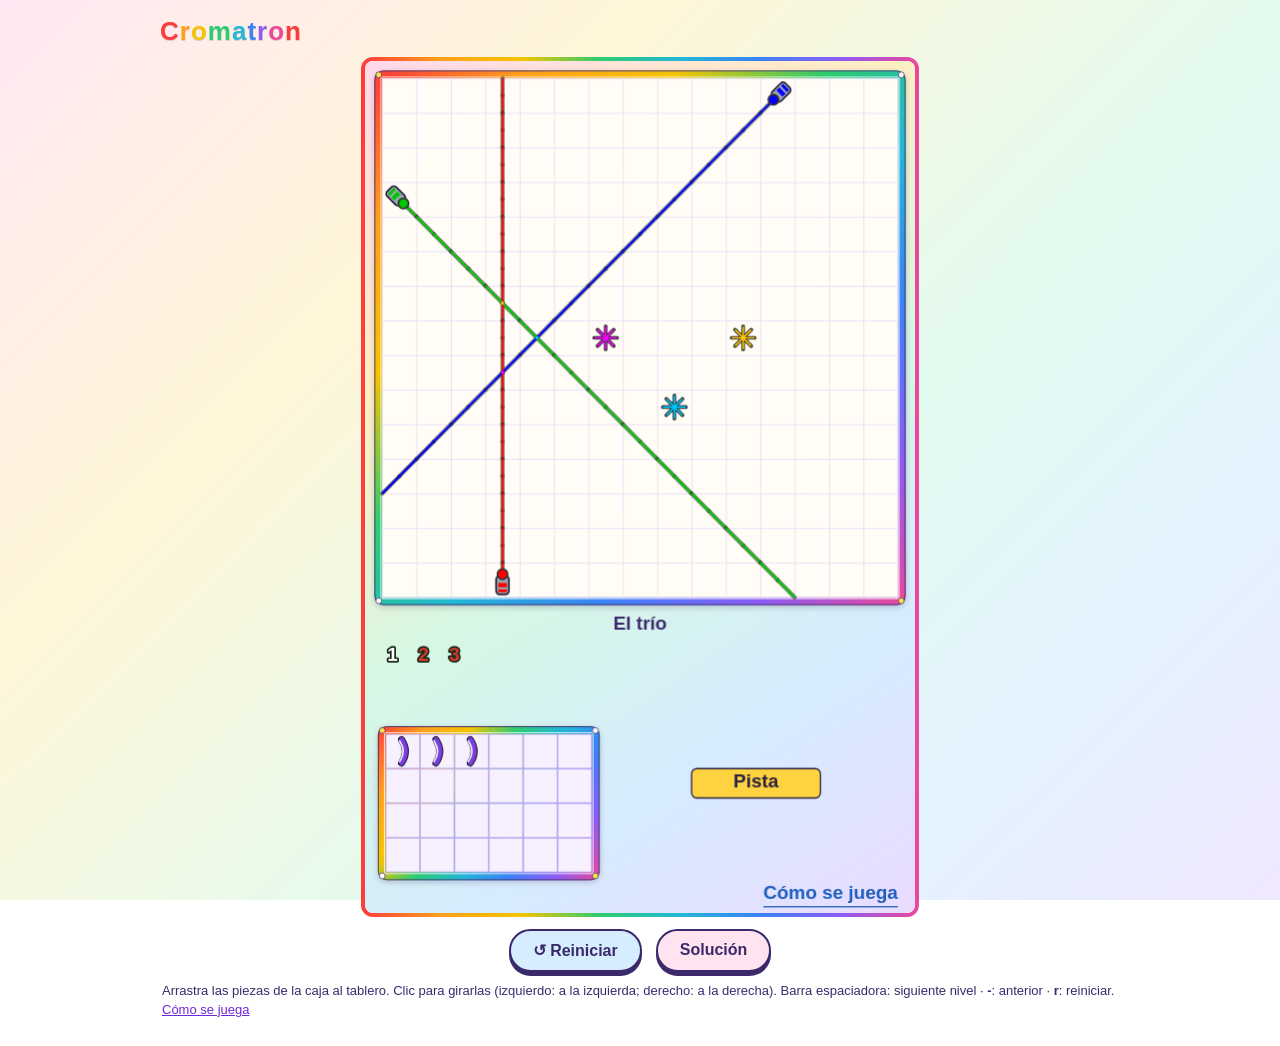
<file: index.html>
<!doctype html>
<html lang="es">
<head>
  <meta charset="utf-8">
  <meta name="viewport" content="width=device-width, initial-scale=1">
  <title>Cromatron</title>
  <link rel="stylesheet" href="estilo.css?v=202610212249">
</head>
<body>
  <div class="marco">
    <h1>Cromatron</h1>
    <p class="nota" id="volverEditor" hidden style="margin-top:0"><a href="editor.html">← Volver al editor</a></p>
    <canvas id="lienzo" aria-label="Tablero de Cromatron"></canvas>
    <div class="botones"><button id="reiniciar">↺ Reiniciar</button> <button id="solucion">Solución</button></div>
    <p class="nota">Arrastra las piezas de la caja al tablero. Clic para girarlas (izquierdo: a la izquierda; derecho: a la derecha).
      Barra espaciadora: siguiente nivel · <b>-</b>: anterior · <b>r</b>: reiniciar.
      <a href="como-se-juega.html">Cómo se juega</a></p>
  </div>
  <script src="motor.js?v=202610212249"></script>
  <script src="comun.js?v=202610212249"></script>
  <script src="niveles.js?v=202610212249"></script>
  <script src="juego.js?v=202610212249"></script>
</body>
</html>
</file>
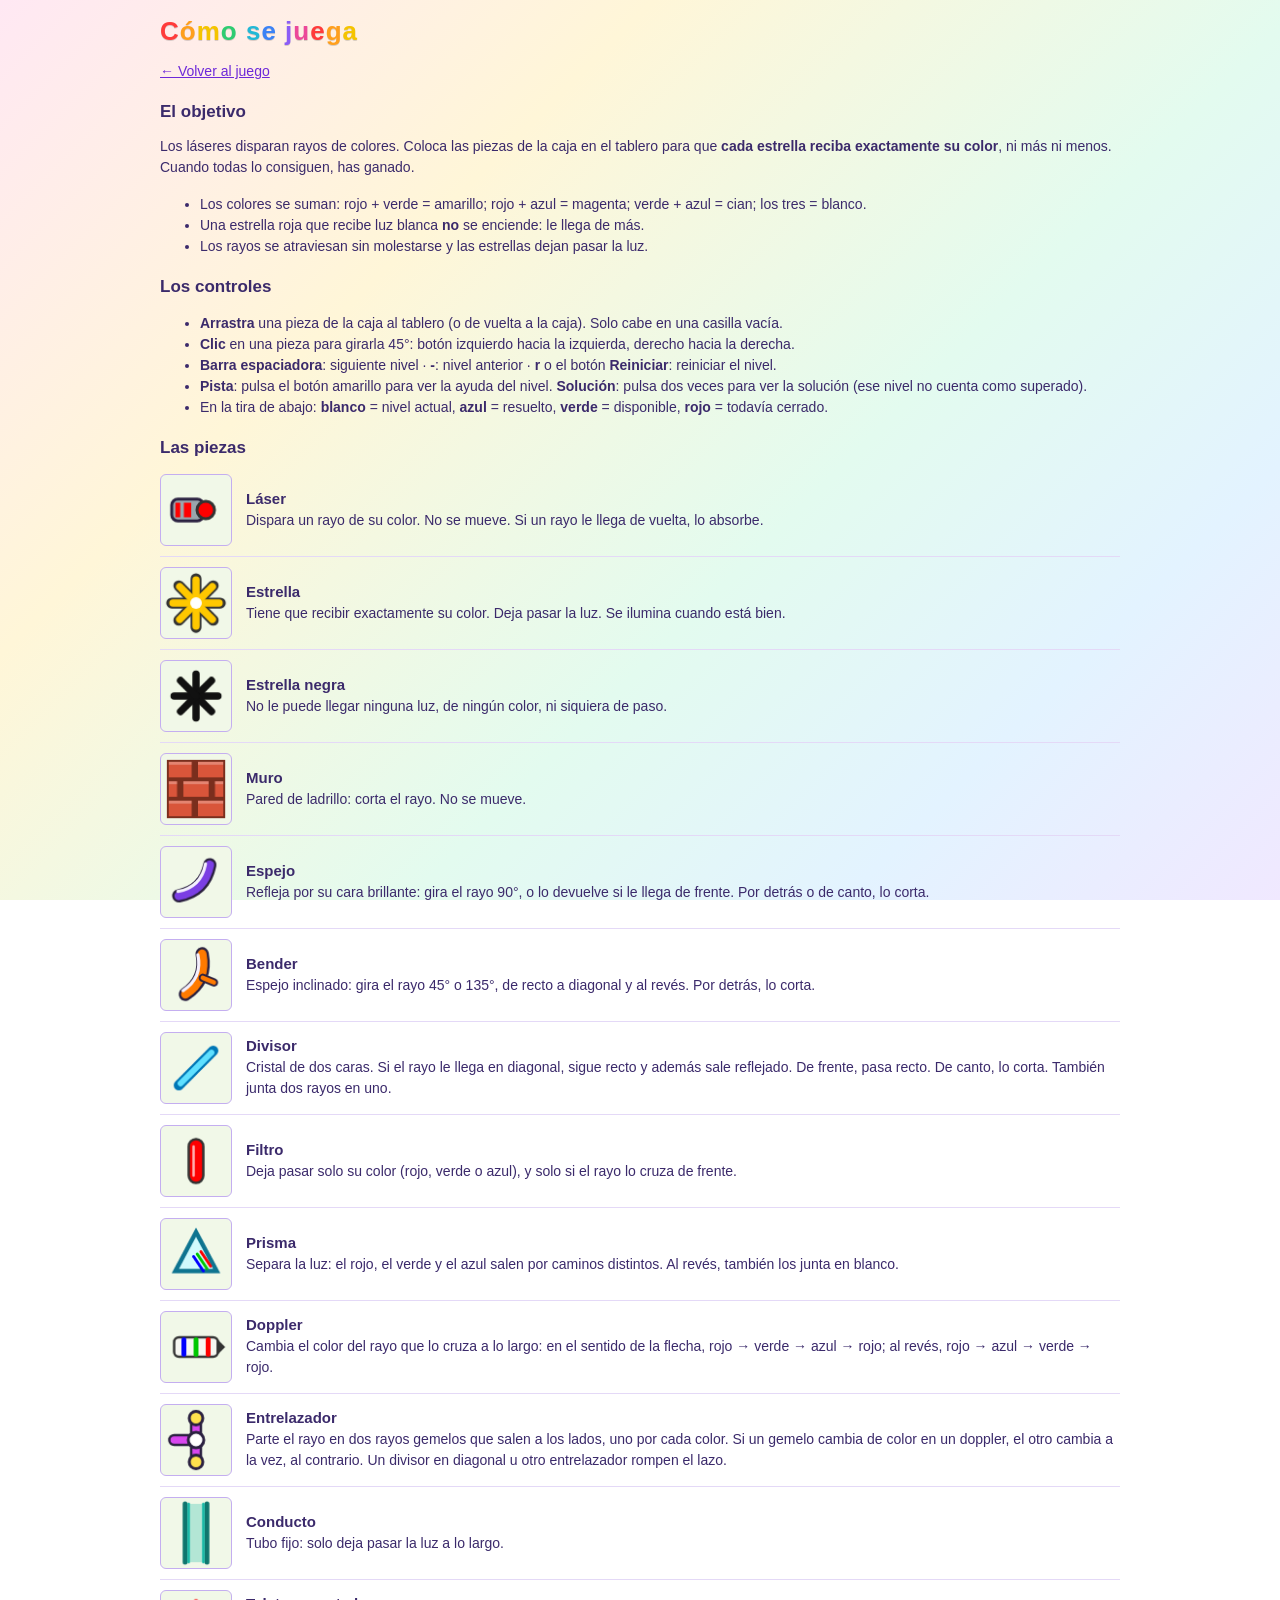
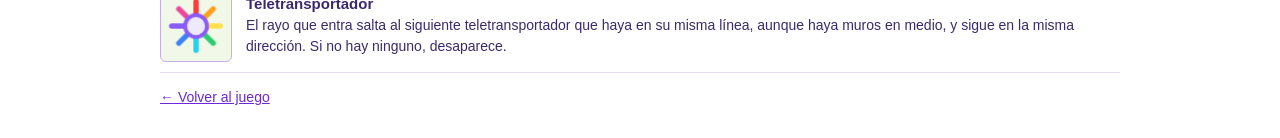
<file: como-se-juega.html>
<!doctype html>
<html lang="es">
<head>
  <meta charset="utf-8">
  <meta name="viewport" content="width=device-width, initial-scale=1">
  <title>Cromatron · Cómo se juega</title>
  <link rel="stylesheet" href="estilo.css?v=202610212249">
  <style>
    .pieza { display: flex; gap: 14px; align-items: center; padding: 10px 0; border-bottom: 1px solid #e4d9f7; }
    .pieza canvas { flex: none; width: 72px; height: 72px; border: 1px solid var(--borde); border-radius: 6px; background: #f1f8e8; }
    .pieza h3 { margin: 0 0 3px; font-size: 15px; }
    .pieza p { margin: 0; font-size: 13px; line-height: 1.45; }
    h2 { font-size: 17px; margin: 20px 0 6px; }
    .marco p, .marco li { font-size: 14px; line-height: 1.5; }
  </style>
</head>
<body>
  <div class="marco">
    <h1>Cómo se juega</h1>
    <p><a href="index.html">← Volver al juego</a></p>
    <h2>El objetivo</h2>
    <p>Los láseres disparan rayos de colores. Coloca las piezas de la caja en el tablero para que <b>cada estrella reciba exactamente
      su color</b>, ni más ni menos. Cuando todas lo consiguen, has ganado.</p>
    <ul>
      <li>Los colores se suman: rojo + verde = amarillo; rojo + azul = magenta; verde + azul = cian; los tres = blanco.</li>
      <li>Una estrella roja que recibe luz blanca <b>no</b> se enciende: le llega de más.</li>
      <li>Los rayos se atraviesan sin molestarse y las estrellas dejan pasar la luz.</li>
    </ul>
    <h2>Los controles</h2>
    <ul>
      <li><b>Arrastra</b> una pieza de la caja al tablero (o de vuelta a la caja). Solo cabe en una casilla vacía.</li>
      <li><b>Clic</b> en una pieza para girarla 45°: botón izquierdo hacia la izquierda, derecho hacia la derecha.</li>
      <li><b>Barra espaciadora</b>: siguiente nivel · <b>-</b>: nivel anterior · <b>r</b> o el botón <b>Reiniciar</b>: reiniciar el nivel.</li>
      <li><b>Pista</b>: pulsa el botón amarillo para ver la ayuda del nivel. <b>Solución</b>: pulsa dos veces para ver la solución (ese nivel no cuenta como superado).</li>
      <li>En la tira de abajo: <b>blanco</b> = nivel actual, <b>azul</b> = resuelto, <b>verde</b> = disponible, <b>rojo</b> = todavía cerrado.</li>
    </ul>
    <h2>Las piezas</h2>
    <div id="piezas"></div>
    <p><a href="index.html">← Volver al juego</a></p>
  </div>
  <script src="motor.js?v=202610212249"></script>
  <script src="comun.js?v=202610212249"></script>
  <script>
    (function () {
      const K = Cromatron, T = CromatronMotor.T;
      const FICHAS = [
        [{ tipo: T.LASER, p: 2, color: 4 }, 'Láser', 'Dispara un rayo de su color. No se mueve. Si un rayo le llega de vuelta, lo absorbe.'],
        [{ tipo: T.ESTRELLA, color: 6 }, 'Estrella', 'Tiene que recibir exactamente su color. Deja pasar la luz. Se ilumina cuando está bien.', 6],
        [{ tipo: T.ESTRELLA, color: 0 }, 'Estrella negra', 'No le puede llegar ninguna luz, de ningún color, ni siquiera de paso.', 0],
        [{ tipo: T.PARED }, 'Muro', 'Pared de ladrillo: corta el rayo. No se mueve.'],
        [{ tipo: T.ESPEJO, p: 1 }, 'Espejo', 'Refleja por su cara brillante: gira el rayo 90°, o lo devuelve si le llega de frente. Por detrás o de canto, lo corta.'],
        [{ tipo: T.BENDER, p: 1 }, 'Bender', 'Espejo inclinado: gira el rayo 45° o 135°, de recto a diagonal y al revés. Por detrás, lo corta.'],
        [{ tipo: T.DIVISOR, p: 1 }, 'Divisor', 'Cristal de dos caras. Si el rayo le llega en diagonal, sigue recto y además sale reflejado. De frente, pasa recto. De canto, lo corta. También junta dos rayos en uno.'],
        [{ tipo: T.FILTRO, p: 0, color: 4 }, 'Filtro', 'Deja pasar solo su color (rojo, verde o azul), y solo si el rayo lo cruza de frente.'],
        [{ tipo: T.PRISMA, p: 0 }, 'Prisma', 'Separa la luz: el rojo, el verde y el azul salen por caminos distintos. Al revés, también los junta en blanco.'],
        [{ tipo: T.DOPPLER, p: 0 }, 'Doppler', 'Cambia el color del rayo que lo cruza a lo largo: en el sentido de la flecha, rojo → verde → azul → rojo; al revés, rojo → azul → verde → rojo.'],
        [{ tipo: T.ENTRELAZADOR, p: 0 }, 'Entrelazador', 'Parte el rayo en dos rayos gemelos que salen a los lados, uno por cada color. Si un gemelo cambia de color en un doppler, el otro cambia a la vez, al contrario. Un divisor en diagonal u otro entrelazador rompen el lazo.'],
        [{ tipo: T.CONDUCTO, p: 0 }, 'Conducto', 'Tubo fijo: solo deja pasar la luz a lo largo.'],
        [{ tipo: T.TELE }, 'Teletransportador', 'El rayo que entra salta al siguiente teletransportador que haya en su misma línea, aunque haya muros en medio, y sigue en la misma dirección. Si no hay ninguno, desaparece.'],
      ];
      const caja = document.getElementById('piezas');
      for (const [pz, titulo, txt, luz] of FICHAS) {
        const d = document.createElement('div'); d.className = 'pieza';
        const c = document.createElement('canvas'); const r = window.devicePixelRatio || 1; c.width = 72 * r; c.height = 72 * r;
        const ctx = c.getContext('2d'); ctx.scale(r, r);
        K.dibujarPieza(ctx, { p: 0, color: 0, ...pz }, 36, 36, 60, luz);
        d.appendChild(c);
        const t = document.createElement('div'); t.innerHTML = `<h3>${titulo}</h3><p>${txt}</p>`; d.appendChild(t);
        caja.appendChild(d);
      }
    })();
  </script>
</body>
</html>
</file>
<file: estilo.css>
:root {
  --fondo: #eef6e6;
  --panel: #dcebc9;
  --texto: #2f5a2a;
  --enlace: #1f5fbf;
  --borde: #a9c78f;
  --pagina: var(--fondo);
}
:root[data-estilo="arcoiris"] {
  --fondo: #fff7fb; --panel: #ffffff; --texto: #3b2a6b; --enlace: #6d28d9; --borde: #c4aef0;
  --pagina: linear-gradient(135deg, #ffe8f3 0%, #fff6d8 30%, #e3fbef 60%, #e3f3ff 80%, #f0e8ff 100%);
}
:root[data-estilo="caramelo"] {
  --fondo: #fff0f5; --panel: #fff8ee; --texto: #7a1f4f; --enlace: #c2185b; --borde: #ff9fc2;
  --pagina: linear-gradient(160deg, #ffe3ee 0%, #fff1dc 55%, #fffbe6 100%);
}
:root[data-estilo="cielo"] {
  --fondo: #eef7ff; --panel: #ffffff; --texto: #173a6b; --enlace: #1d4ed8; --borde: #8ec5ff;
  --pagina: linear-gradient(160deg, #dff1ff 0%, #eef0ff 55%, #fbefff 100%);
}
* { box-sizing: border-box; }
html, body { margin: 0; min-height: 100%; background: var(--pagina); background-attachment: fixed; color: var(--texto); font-family: Verdana, Tahoma, sans-serif; }
body { padding: 16px; }
.marco { max-width: 960px; margin: 0 auto; }
h1 { font-size: 26px; margin: 0 0 10px; letter-spacing: 1px; text-shadow: 0 1px 0 rgba(0,0,0,0.15); }
#lienzo { display: block; margin: 0 auto; width: min(100%, calc((100vh - 40px) * 640 / 985)); aspect-ratio: 640 / 985; border: 3px solid var(--borde); border-radius: 10px; background: var(--panel); touch-action: none; user-select: none; }
:root[data-estilo="arcoiris"] #lienzo {
  border: 4px solid transparent; border-radius: 12px;
  background: linear-gradient(var(--panel), var(--panel)) padding-box,
              linear-gradient(90deg, #ff3b3b, #ff9f1c, #f5c400, #2ecc71, #22b8d6, #3b82f6, #8b5cf6, #ec4899) border-box;
}
.nota { font-size: 13px; margin: 10px 2px; line-height: 1.45; }
a { color: var(--enlace); }
.botones { display: flex; justify-content: center; gap: 14px; margin: 12px 0 2px; }
.botones button { font: inherit; font-weight: 800; font-size: 16px; padding: 10px 22px; border-radius: 26px; cursor: pointer;
  border: 2px solid #3b2a6b; color: #3b2a6b; background: #ffffff; box-shadow: 0 4px 0 #3b2a6b; }
.botones button:active { transform: translateY(3px); box-shadow: 0 1px 0 #3b2a6b; }
#reiniciar { background: #d6ecff; }
#solucion { background: #ffe3f0; }
#solucion.aviso { background: #d33a2c; color: #fff; border-color: #a12a1f; box-shadow: 0 4px 0 #a12a1f; }
@media (max-width: 500px) { body { padding: 8px; } h1 { font-size: 22px; margin-bottom: 6px; } }
</file>
